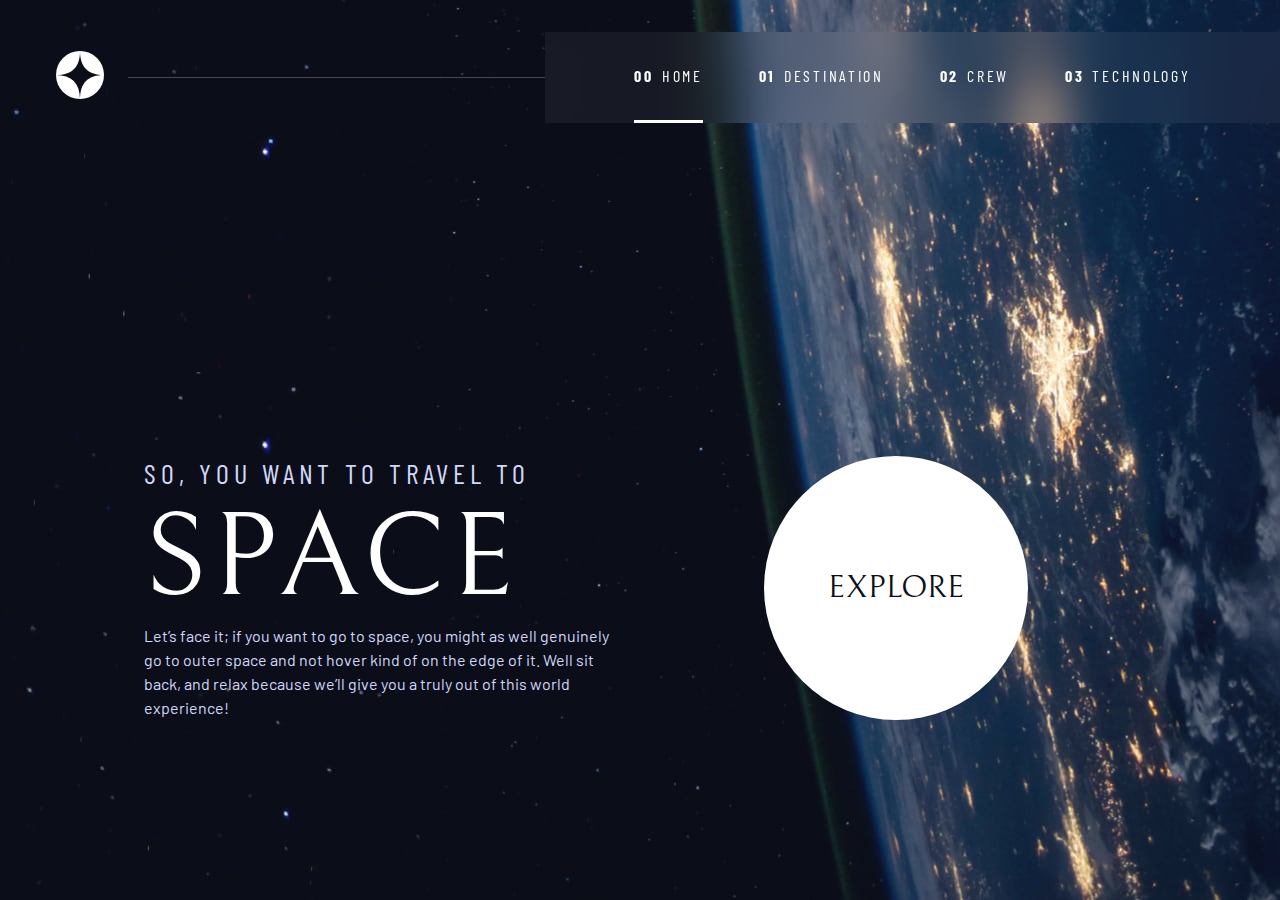
<file: index.html>
<!DOCTYPE html>
<html lang="en">
    <head>
        <meta charset="UTF-8">
        <meta name="viewport" content="width=device-width, initial-scale=1.0">

        <link rel="icon" type="img/png" sizes="32x32" href="/assets/favicon-32x32.png">

        <!-- Google fonts -->
        <link rel="preconnect" href="https://fonts.googleapis.com">
        <link rel="preconnect" href="https://fonts.gstatic.com" crossorigin>
        <link href="https://fonts.googleapis.com/css2?family=Barlow+Condensed:wght@400;700&family=Bellefair&family=Barlow:wght@400;700&display=swap"
            rel="stylesheet">

        <!-- Custom CSS -->
        <link rel="stylesheet" href="index.css">
        <title>Frontend Mentor | Space Tourism Website</title>
        <script src="index.js" defer></script> 
    </head>
    <body class="home">
        <a class="skip-to-content" href="#main">Skip to content</a>
        <header class="primary-header flex">
            <div>
                <img src="assets/shared/logo.svg" alt="space tourism logo" class="logo">
            </div>
            <button class="mobile-nav-toggle" aria-controls="primary-navigation">
                <span class="sr-only" aria-expanded="false">Menu</span></button>
            <nav>
                <ul id="primary-navigation" mob-nav-open="false" class="primary-navigation underline-indicators flex">
                    <li class="active"><a class="uppercase ff-sans-cond text-white letter-spacing-2" href="index.html">
                    <span aria-hidden="true">00</span>Home</a></li>
                    <li><a class="uppercase ff-sans-cond text-white letter-spacing-2" href="destination.html">
                    <span aria-hidden="true">01</span>Destination</a></li>
                    <li><a class="uppercase ff-sans-cond text-white letter-spacing-2" href="crew.html">
                    <span aria-hidden="true">02</span>Crew</a></li>
                    <li><a class="uppercase ff-sans-cond text-white letter-spacing-2" href="technology.html">
                    <span aria-hidden="true">03</span>Technology</a></li>
                </ul>
            </nav>
        </header>
        
        <main id="main" class="grid-container grid-container--home">
            <div>
            <h1 class="uppercase ff-sans-cond fs-500 text-light letter-spacing-1">So, you want to travel to
            <span class="d-block ff-serif fs-900 text-white">Space</span></h1>
            <p class="text-light">Let’s face it; if you want to go to space, you might as well genuinely go to
            outer space and not hover kind of on the edge of it. Well sit back, and relax
            because we’ll give you a truly out of this world experience!</p>        
            </div>
            <div>
            <a href="destination.html" class="large-button text-dark bg-white ff-serif uppercase">Explore</a>
            </div>
        </main>
        
    </body>
</html>
</file>
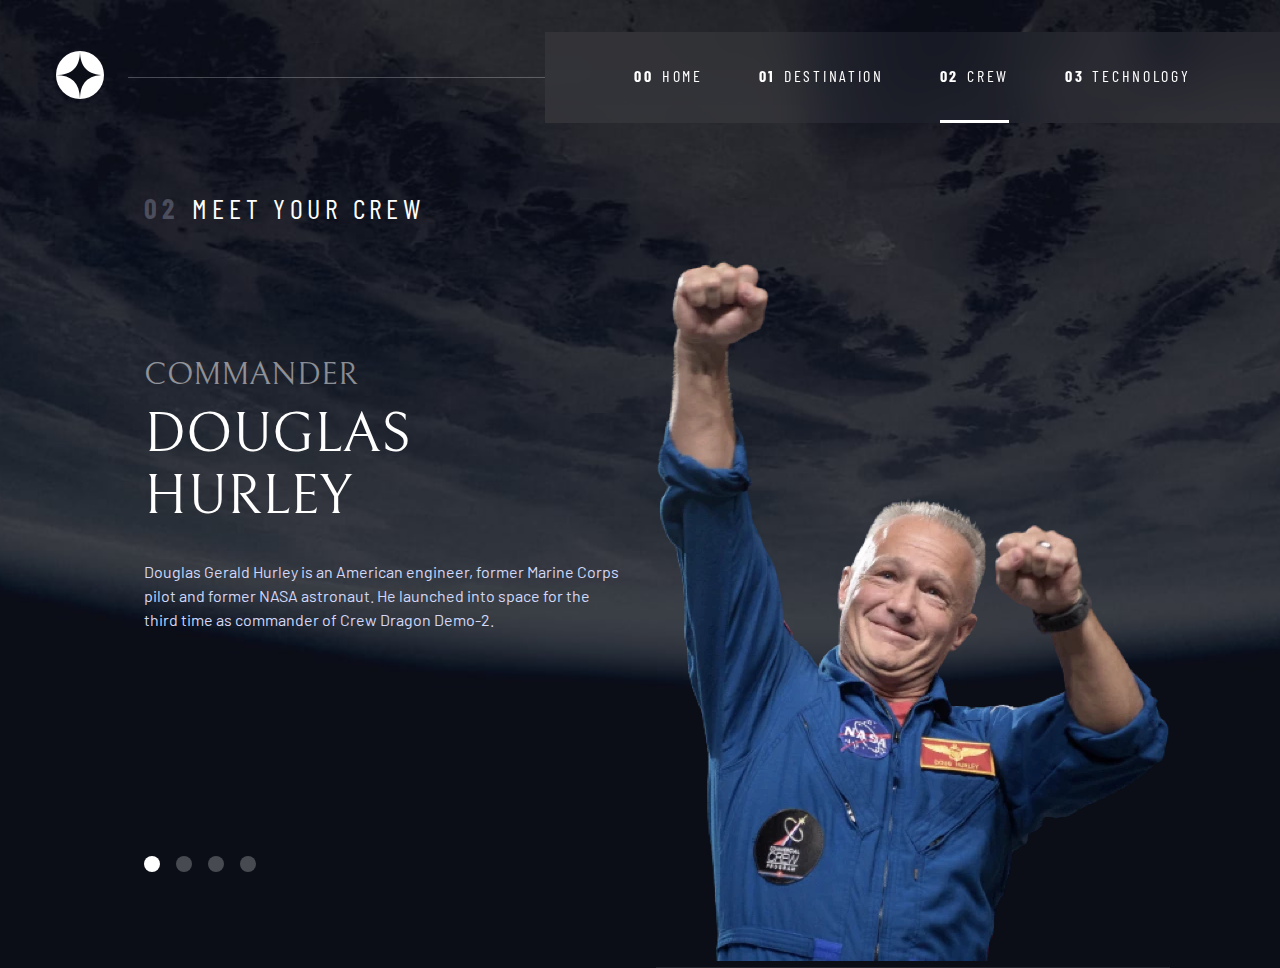
<file: crew.html>
<!DOCTYPE html>
<html lang="en">
    <head>
        <meta charset="UTF-8">
        <meta name="viewport" content="width=device-width, initial-scale=1.0">
        <link rel="icon" type="image/png" sizes="32x32" href="./assets/favicon-32x32.png">
        <!-- Google fonts -->
        <link rel="preconnect" href="https://fonts.googleapis.com">
        <link rel="preconnect" href="https://fonts.gstatic.com" crossorigin>
        <link href="https://fonts.googleapis.com/css2?family=Barlow+Condensed:wght@400;700&family=Bellefair&family=Barlow:wght@400;700&display=swap" rel="stylesheet">
        
        <link rel="stylesheet" href="index.css">
        <title>Frontend Mentor | Space tourism website</title>
        <script src="index.js" defer></script>
    </head>

    <body class="crew">
        <a class="skip-to-content" href="#main">Skip to content</a>
       
        <header class="primary-header flex">
            <div>
                <img src="assets/shared/logo.svg" alt="space tourism logo" class="logo">
            </div>
            <button class="mobile-nav-toggle" aria-controls="primary-navigation"><span class="sr-only"
                aria-expanded="false">Menu</span></button>
            <nav>
                <ul id="primary-navigation" data-visible="false" class="primary-navigation underline-indicators flex">
                    <li><a class="ff-sans-cond uppercase text-white letter-spacing-2" href="index.html"><span
                    aria-hidden="true">00</span>Home</a></li>
                    <li><a class="ff-sans-cond uppercase text-white letter-spacing-2" href="destination.html"><span
                    aria-hidden="true">01</span>Destination</a></li>
                    <li class="active"><a class="ff-sans-cond uppercase text-white letter-spacing-2" href="crew.html"><span
                    aria-hidden="true">02</span>Crew</a></li>
                    <li><a class="ff-sans-cond uppercase text-white letter-spacing-2" href="technology.html"><span
                    aria-hidden="true">03</span>Technology</a></li>
                </ul>
            </nav>
        </header>

        <main id="main" class="grid-container grid-container--crew flow">
            <h1 class="numbered-title"><span aria-hidden="true">02</span>Meet your crew</h1>
        
            <div class="dot-indicators flex" role="tablist" aria-label="crew list">
                <button aria-selected="true" role="tab" aria-controls="commander-tab" tabindex="0"
                data-image="commander-image"><span class="sr-only">The Commander</span></button>
                <button aria-selected="false" role="tab" aria-controls="specialist-tab" tabindex="-1"
                data-image="specialist-image"><span class="sr-only">The Mission Specialist</span></button>
                <button aria-selected="false" role="tab" aria-controls="pilot-tab" tabindex="-1"
                data-image="pilot-image"><span class="sr-only">The Pilot</span></button>
                <button aria-selected="false" role="tab" aria-controls="engineer-tab" tabindex="-1"
                data-image="engineer-image"><span class="sr-only">The Crew Engineer</span></button>
            </div>

            <!-- Commander -->
            <article class="crew-info flow" id="commander-tab" tabindex="0" role="tabpanel">
                <header class="flow flow--space-small">
                    <h2 class="ff-serif fs-600 uppercase">Commander</h2>
                    <p class="ff-serif fs-700 uppercase">Douglas Hurley</p>
                </header>
                <p class="text-light">Douglas Gerald Hurley is an American engineer, former Marine Corps pilot
                    and former NASA astronaut. He launched into space for the third time as
                    commander of Crew Dragon Demo-2.</p>
            </article>

            <!-- Mission Specialist -->
            <article class="crew-info flow" id="specialist-tab" tabindex="0" role="tabpanel" hidden>
                <header class="flow flow--space-small">
                    <h2 class="ff-serif fs-600 uppercase">Mission Specialist</h2>
                    <p class="ff-serif fs-750 uppercase">Mark Shuttleworth</p>
                </header>
                <p class="text-light">Mark Richard Shuttleworth is the founder and CEO of Canonical, the company behind the 
                Linux-based Ubuntu operating system. Shuttleworth became the first South African to travel to space as a space tourist.</p>
            </article>

            <!-- Pilot -->
            <article class="crew-info flow" id="pilot-tab" tabindex="0" role="tabpanel" hidden>
                <header class="flow flow--space-small">
                    <h2 class="ff-serif fs-600 uppercase">Pilot</h2>
                    <p class="ff-serif fs-700 uppercase">Victor Glover</p>
                </header>
                <p class="text-light">Pilot on the first operational flight of the SpaceX Crew Dragon to the International Space Station. Glover is a
                commander in the U.S. Navy where he pilots an F/A-18.He was a crew member of Expedition 64, and served as a station
                systems flight engineer.</p>
            </article>

            <!-- Flight Engineer -->
            <article class="crew-info flow" id="engineer-tab" tabindex="0" role="tabpanel" hidden>
                <header class="flow flow--space-small">
                    <h2 class="ff-serif fs-600 uppercase">Flight Engineer</h2>
                    <p class="ff-serif fs-700 uppercase">Anousheh Ansari</p>
                </header>
                <p class="text-light">Anousheh Ansari is an Iranian American engineer and co-founder of Prodea Systems. Ansari was the fourth
                self-funded space tourist, the first self-funded woman to fly to the ISS, and the first Iranian in space.</p>
            </article>

            <picture id="commander-image">
                <source srcset="assets/crew/image-douglas-hurley.webp" type="image/webp">
                <img src="assets/crew/image-douglas-hurley.png" type="image/png" alt="Douglas Hurley">
            </picture>
            <picture id="specialist-image" hidden>
                <source srcset="assets/crew/image-mark-shuttleworth.webp" type="image/webp">
                <img src="assets/crew/image-mark-shuttleworth.png" type="image/png" alt="Mark Shuttleworth">
            </picture>
            <picture id="pilot-image" hidden>
                <source srcset="assets/crew/image-victor-glover.webp" type="image/webp">
                <img src="assets/crew/image-victor-glover.png" type="image/png" alt="Victor Glover">
            </picture>
            <picture id="engineer-image" hidden>
                <source srcset="assets/crew/image-anousheh-ansari.webp" type="image/webp">
                <img src="assets/crew/image-anousheh-ansari.png" type="image/png" alt="Anousheh Ansari">
            </picture>
        </main>
    </body>

</html>
</file>
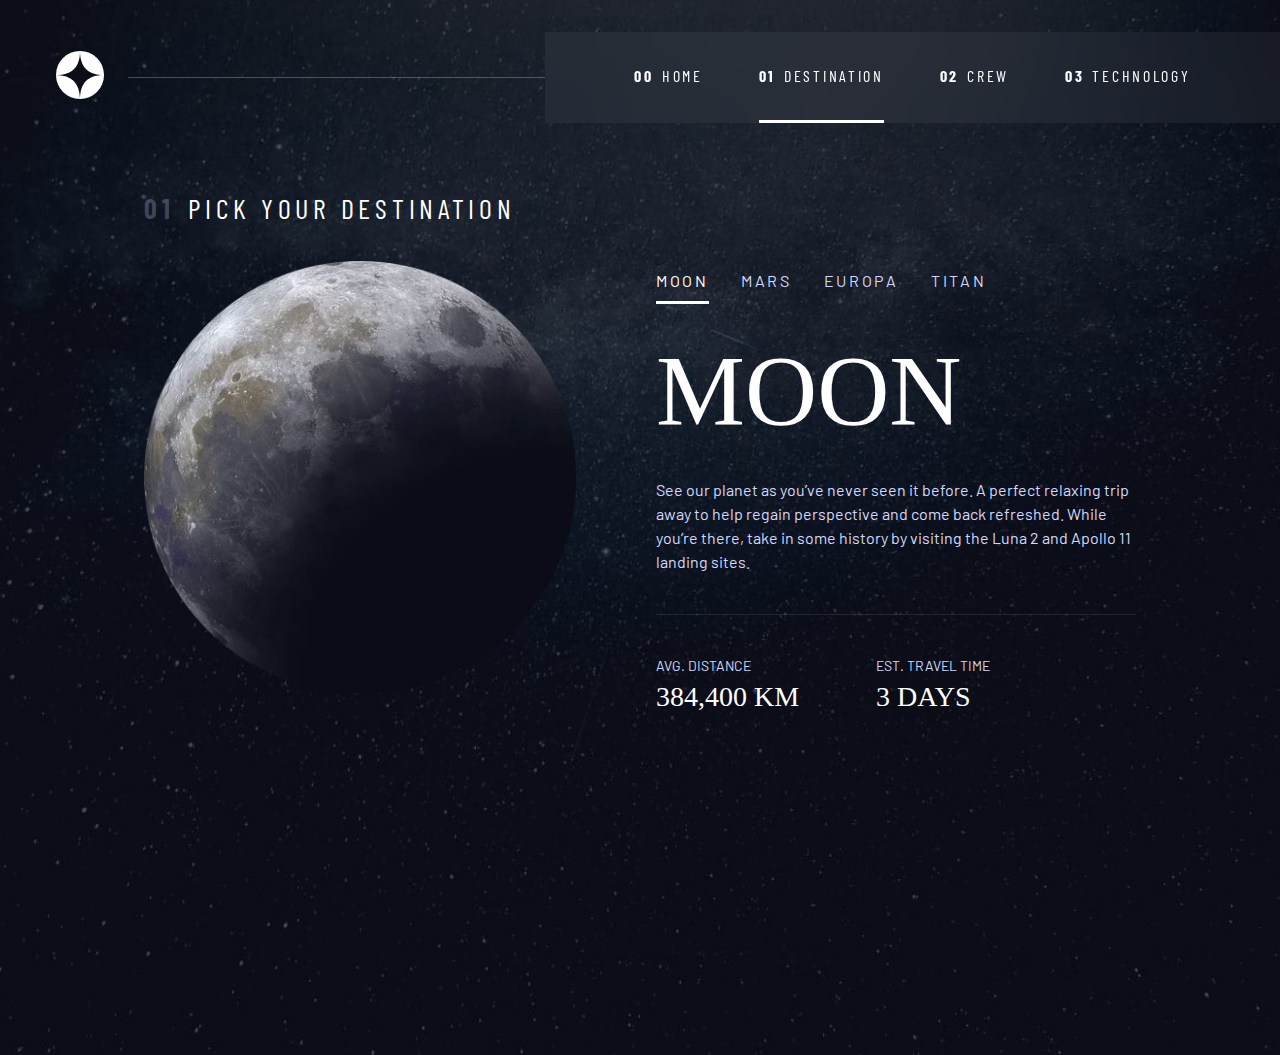
<file: destination.html>
<!DOCTYPE html>
<html lang="en">
    <head>
        <meta charset="UTF-8">
        <meta name="viewport" content="width=device-width, initial-scale=1.0">
        <link rel="icon" type="image/png" sizes="32x32" href="assets/favicon-32x32.png">
        <!-- Google fonts -->
        <link rel="preconnect" href="https://fonts.googleapis.com">
        <link rel="preconnect" href="https://fonts.gstatic.com" crossorigin>
        <link href="https://fonts.googleapis.com/css2?family=Barlow+Condensed:wght@400;700&
        family=Bellefair&family=Barlow:wght@400;700&display=swap" rel="stylesheet">
                
        <link rel="stylesheet" href="index.css">
        <title>Frontend Mentor | Space Travel Website</title>
        <script src="index.js" defer></script>
    </head>
    
    <body class="destination">
        <a class="skip-to-content" href="#main">Skip to content</a>
        
        <header class="primary-header flex">
            <div>
                <img src="assets/shared/logo.svg" alt="space tourism logo" class="logo">
            </div>
            <button class="mobile-nav-toggle" aria-controls="primary-navigation">
                <span class="sr-only" aria-expanded="false">Menu</span></button>
            <nav>
                <ul id="primary-navigation" mob-nav-open="false" class="primary-navigation underline-indicators flex">
                    <li><a class="uppercase ff-sans-cond text-white letter-spacing-2" href="index.html">
                        <span aria-hidden="true">00</span>Home</a></li>
                    <li class="active"><a class="uppercase ff-sans-cond text-white letter-spacing-2" href="destination.html">
                        <span aria-hidden="true">01</span>Destination</a></li>
                    <li><a class="uppercase ff-sans-cond text-white letter-spacing-2" href="crew.html">
                        <span aria-hidden="true">02</span>Crew</a></li>
                    <li><a class="uppercase ff-sans-cond text-white letter-spacing-2" href="technology.html">
                        <span aria-hidden="true">03</span>Technology</a></li>
                </ul>
            </nav>
        </header>
        
        <main id="main" class="grid-container grid-container--destination flow">    
            <h1 class="numbered-title"><span aria-hidden="true">01</span>Pick your destination</h1>
            
            <picture id="moon-image">
                <source srcset="assets/destination/image-moon.webp" type="image/webp">
                <img src="assets/destination/image-moon.png" alt="the moon">
            </picture>
            <picture hidden id="mars-image">
                <source srcset="assets/destination/image-mars.webp" type="image/webp">
                <img src="assets/destination/image-mars.png" alt="the planet mars">
            </picture>
            <picture hidden id="europa-image">
                <source srcset="assets/destination/image-europa.webp" type="image/webp">
                <img src="assets/destination/image-europa.png" alt="the planet europa">
            </picture>
            <picture hidden id="titan-image">
                <source srcset="assets/destination/image-titan.webp" type="image/webp">
                <img src="assets/destination/image-titan.png" alt="the moon titan">
            </picture>
            
            <div class="tab-list underline-indicators flex" role="tablist" aria-label="destination list">
                <button aria-selected="true" role="tab" aria-controls="moon-tab" data-image="moon-image"
                class="uppercase bg-dark text-light letter-spacing-2" tabindex="0">Moon</button>
                <button aria-selected="false" role="tab" aria-controls="mars-tab" data-image="mars-image"
                class="uppercase bg-dark text-light letter-spacing-2" tabindex="-1">Mars</button>
                <button aria-selected="false" role="tab" aria-controls="europa-tab" data-image="europa-image"
                class="uppercase bg-dark text-light letter-spacing-2" tabindex="-1">Europa</button>
                <button aria-selected="false" role="tab" aria-controls="titan-tab" data-image="titan-image"
                class="uppercase bg-dark text-light letter-spacing-2" tabindex="-1">Titan</button>
            </div>

            <!-- The Moon -->
            <article class="destination-info flow" id="moon-tab" tabindex="0" role="tabpanel">
                <h2 class="uppercase ff-serif fs-800">Moon</h2>
                <p class="text-light">See our planet as you’ve never seen it before. A perfect relaxing trip away to help
                regain perspective and come back refreshed. While you’re there, take in some history
                by visiting the Luna 2 and Apollo 11 landing sites.</p>             
                <div class="destination-meta flex">
                    <div>
                        <h3 class="uppercase text-light fs-200">Avg. Distance</h3>
                        <p class="uppercase ff-serif">384,400 km</p>
                    </div>
                    <div>
                        <h3 class="uppercase text-light fs-200">Est. travel time</h3>
                        <p class="uppercase ff-serif">3 days</p>
                    </div>
                </div>
            </article>

            <!-- Mars -->
            <article hidden class="destination-info flow" id="mars-tab" tabindex="0" role="tabpanel">
                <h2 class="uppercase ff-serif fs-800">Mars</h2>
                <p class="text-light">Don’t forget to pack your hiking boots. You’ll need them to tackle Olympus Mons,
                    the tallest planetary mountain in our solar system. It’s two and a half times
                    the size of Everest!</p>
                <div class="destination-meta flex">
                    <div>
                        <h3 class="uppercase text-accent fs-200">Avg. distance</h3>
                        <p class="uppercase ff-serif">225 mil. km</p>
                    </div>
                    <div>
                        <h3 class="uppercase text-accent fs-200">Est. travel time</h3>
                        <p class="uppercase ff-serif">9 months</p>
                    </div>
                </div>
            </article>
            
            <!-- Europa -->
            <article hidden class="destination-info flow" id="europa-tab" tabindex="0" role="tabpanel">
                <h2 class="uppercase ff-serif fs-850">Europa</h2>
                <p class="text-light">The smallest of the four Galilean moons orbiting Jupiter, Europa is a
                    winter lover’s dream. With an icy surface, it’s perfect for a bit of
                    ice skating, curling, hockey, or simple relaxation in your snug
                    wintery cabin.</p>
                <div class="destination-meta flex">
                    <div>
                        <h3 class="uppercase text-accent fs-200">Avg. distance</h3>
                        <p class="uppercase ff-serif">628 mil. km</p>
                    </div>
                    <div>
                        <h3 class="uppercase text-accent fs-200">Est. travel time</h3>
                        <p class="uppercase ff-serif">3 years</p>
                    </div>
                </div>
            </article>
            
            <!-- Titan -->
            <article hidden class="destination-info flow" id="titan-tab" tabindex="0" role="tabpanel">
                <h2 class="uppercase ff-serif fs-800">Titan</h2>
                <p class="text-light">The only moon known to have a dense atmosphere other than Earth, Titan
                    is a home away from home (just a few hundred degrees colder!). As a
                    bonus, you get striking views of the Rings of Saturn.</p>
                <div class="destination-meta flex">
                    <div>
                        <h3 class="uppercase text-accent fs-200">Avg. distance</h3>
                        <p class="uppercase ff-serif">1.6 bil. km</p>
                    </div>
                    <div>
                        <h3 class="uppercase text-accent fs-200">Est. travel time</h3>
                        <p class="uppercase ff-serif">7 years</p>
                    </div>
                </div>
            </article>
       
        </main>

    </body>
</html>
</file>
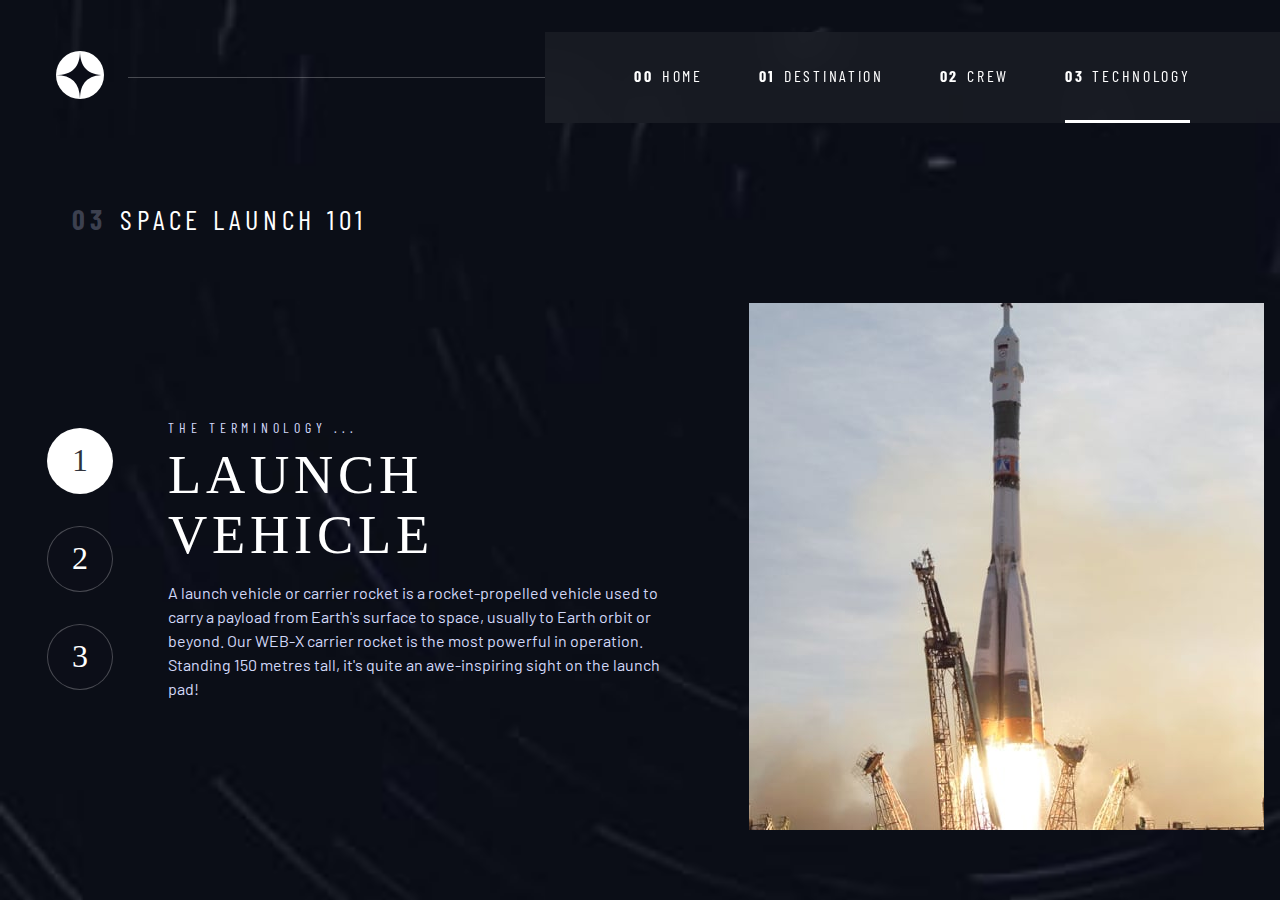
<file: technology.html>
<!DOCTYPE html>
<html lang="en">
    <head>
        <meta charset="UTF-8">
        <meta name="viewport" content="width=device-width, initial-scale=1.0">
        <link rel="icon" type="image/png" sizes="32x32" href="assets/favicon-32x32.png">
        <!-- Google fonts -->
        <link rel="preconnect" href="https://fonts.googleapis.com">
        <link rel="preconnect" href="https://fonts.gstatic.com" crossorigin>
        <link href="https://fonts.googleapis.com/css2?family=Barlow+Condensed:wght@400;700&
            family=Bellefair&family=Barlow:wght@400;700&display=swap" rel="stylesheet">
    
        <link rel="stylesheet" href="index.css">
        <title>Frontend Mentor | Space Travel Website</title>
        <script src="index.js" defer></script>
    </head>
    
    <body class="technology">
        <a class="skip-to-content" href="#main">Skip to content</a>
    
        <header class="primary-header flex">
            <div>
                <img src="assets/shared/logo.svg" alt="space tourism logo" class="logo">
            </div>
            <button class="mobile-nav-toggle" aria-controls="primary-navigation">
                <span class="sr-only" aria-expanded="false">Menu</span></button>
            <nav>
                <ul id="primary-navigation" mob-nav-open="false" class="primary-navigation underline-indicators flex">
                    <li><a class="uppercase ff-sans-cond text-white letter-spacing-2" href="index.html">
                    <span aria-hidden="true">00</span>Home</a></li>
                    <li><a class="uppercase ff-sans-cond text-white letter-spacing-2" href="destination.html">
                    <span aria-hidden="true">01</span>Destination</a></li>
                    <li><a class="uppercase ff-sans-cond text-white letter-spacing-2" href="crew.html">
                    <span aria-hidden="true">02</span>Crew</a></li>
                    <li class="active"><a class="uppercase ff-sans-cond text-white letter-spacing-2" 
                    href="technology.html"><span aria-hidden="true">03</span>Technology</a></li>
                </ul>
            </nav>
        </header>

        <main id="main" class="grid-container grid-container--technology flow">
            <h1 class="numbered-title"><span aria-hidden="true">03</span>Space Launch 101</h1>
        
            <div class="number-indicators flex" role="tablist" aria-label="technology list">
                <button aria-selected="true" role="tab" aria-controls="rocket-tab" data-image="rocket-image"
                class="text-white bg-dark ff-serif fs-600" tabindex="0">1</button>
                <button aria-selected="false" role="tab" aria-controls="spaceport-tab" data-image="spaceport-image"
                class="text-white bg-dark ff-serif fs-600" tabindex="-1">2</button>
                <button aria-selected="false" role="tab" aria-controls="capsule-tab" data-image="capsule-image" 
                class="text-white bg-dark ff-serif fs-600" tabindex="-1">3</button>
            </div>

            <picture id="rocket-image">
                <source srcset="assets/technology/image-launch-vehicle-portrait.jpg" type="image/jpg" media="(min-width: 45em)">
                <img src="assets/technology/image-launch-vehicle-landscape.jpg" alt="Carrier Rocket">
            </picture>
            <picture hidden id="spaceport-image">
                <source srcset="assets/technology/image-spaceport-portrait.jpg" type="image/jpg" media="(min-width: 45em)">
                <img src="assets/technology/image-spaceport-landscape.jpg" alt="Spaceport">
            </picture>
            <picture hidden id="capsule-image">
                <source srcset="assets/technology/image-space-capsule-portrait.jpg" type="image/jpg" media="(min-width: 45em)">
                <img src="assets/technology/image-space-capsule-landscape.jpg" alt="Space Capsule">
            </picture>

            <!-- Carrier Rocket -->
            <article class="technology-info flow" id="rocket-tab" tabindex="0" role="tabpanel">
                <header class="flow flow--space-small">
                    <h2 class="uppercase ff-sans-cond fs-200 text-light letter-spacing-1">The Terminology ...
                        <span class="d-block ff-serif fs-750 text-white">Launch Vehicle</span>
                    </h2>
                </header>
                <p class="text-light">A launch vehicle or carrier rocket is a rocket-propelled vehicle used to carry a payload 
                from Earth's surface to space, usually to Earth orbit or beyond. Our WEB-X carrier rocket is the most powerful 
                in operation. Standing 150 metres tall, it's quite an awe-inspiring sight on the launch pad!</p>
            </article>
            
            <!-- Spaceport -->
            <article class="technology-info flow" id="spaceport-tab" tabindex="0" role="tabpanel" hidden>
                <header class="flow flow--space-small">
                    <h2 class="uppercase ff-sans-cond fs-200 text-light letter-spacing-1">The Terminology ...
                        <span class="d-block ff-serif fs-750 text-white">Spaceport</span>
                    </h2>
                </header>
                <p class="text-light">A spaceport or cosmodrome is a site for launching (or receiving) spacecraft, by analogy
                    to the seaport for ships or airport for aircraft. Based in the famous Cape Canaveral, our spaceport is
                    ideally situated to take advantage of the Earth’s rotation for launch.</p>
            </article>

            <!-- Space Capsule -->
            <article class="technology-info flow" id="capsule-tab" tabindex="0" role="tabpanel" hidden>
                <header class="flow flow--space-small">
                    <h2 class="uppercase ff-sans-cond fs-200 text-light letter-spacing-1">The Terminology ...
                        <span class="d-block ff-serif fs-750 text-white">Space Capsule</span>
                    </h2>
                </header>
                <p class="text-light">A space capsule is an often-crewed spacecraft that uses a blunt-body reentry capsule to 
                    reenter the Earth's atmosphere without wings. Our capsule is where you'll spend your time during the flight. 
                    It includes a space gym, cinema, and plenty of other activities to keep you entertained.</p>
            </article>

        </main>
    </body>
</html>
</file>
<file: index.css>
/* ------------------------- */
/* Custom Properties */
/* ------------------------- */

:root {

    /* colors */
    --clr-dark: 230 35% 7%;
    --clr-light: 231 77% 90%;
    --clr-white: 0 0% 100%;

    /* font-families */
    --ff-serif: "Bellefair", serif;
    --ff-sans-cond: "Barlow Condensed", sans-serif;
    --ff-sans-normal: "Barlow", sans-serif;

    /* font-sizes */
    --fs-900: clamp(5rem, 8vw + 1rem, 9.375rem);
    --fs-850: 3.5rem;
    --fs-800: 3.5rem;
    --fs-750: 1.5rem;
    --fs-700: 1.5rem;
    --fs-600: 1rem;
    --fs-500: 1rem;
    --fs-400: 0.9375rem;
    --fs-300: 1rem;
    --fs-200: 0.875rem;
}

@media (min-width: 35em) {
    /* 560px */
    :root {
        --fs-850: 5rem;
        --fs-800: 5rem;
        --fs-750: 2.55rem;
        --fs-700: 2.5rem;
        --fs-600: 1.5rem;
        --fs-500: 1.25rem;
        --fs-400: 1rem;
    }
}

@media (min-width: 45em) {
    /* 720px */
    :root {
        --fs-850: clamp(5.25rem, 1rem + 6vw, 6.25rem);
        --fs-800: 6.25rem;
        --fs-750: clamp(2.75rem, 1rem + 3vw, 3.5rem);
        --fs-700: 3.5rem;
        --fs-600: 2rem;
        --fs-500: 1.75rem;
        --fs-400: 1rem;
    }
}


/* ------------------------- */
/* Reset */
/* ------------------------- */

/* Box Sizing */
*,
*::before,
*::after {
    box-sizing: border-box;
}

/* Reset Margins */
body,
h1,
h2,
h3,
h4,
h5,
p,
figure,
picture {
    margin: 0;
}

h1,
h2,
h3,
h4,
h5,
h6,
p {
    font-weight: 400;
}

/* Set Body */
body {
    font-family: var(--ff-sans-normal);
    font-size: var(--fs-400);
    color: hsl(var(--clr-white));
    background: hsl(var(--clr-dark));
    line-height: 1.5;
    min-height: 100vh;
    display: grid;
    grid-template-rows: min-content 1fr;
    overflow-x: hidden;
}

/* Set Images */
img,
picture {
    max-width: 100%;
}

/* Set Form elements */
input,
button,
textarea,
select {
    font: inherit;
}

/* Remove Animations when Turned off */
@media (prefers-reduced-motion: reduce) {
    *,
    *::before,
    *::after {
        animation-duration: 0.01ms !important;
        animation-iteration-count: 1 !important;
        transition-duration: 0.01ms !important;
        scroll-behavior: auto !important;
    }
}

/* ------------------------- */
/* Utility Classes */
/* ------------------------- */

/* General */

.flex {
    display: flex;
    gap: var(--gap, 1rem);
}

.grid {
    display: grid;
    gap: var(--gap, 1rem);
}

.d-block {
    display: block;
}

.flow > *:where(:not(:first-child)) {
    margin-top: var(--flow-space, 1rem);
}

.flow--space-small {
    --flow-space: .75rem;
}

.container {
    margin-inline: auto;
    padding-inline: 2em;
    max-width: 80rem;
}

/* Screen Reader */
.sr-only {
    position: absolute;
    width: 1px;
    height: 1px;
    padding: 0;
    margin: -1px;
    overflow: hidden;
    clip: rect(0, 0, 0, 0);
    white-space: nowrap; /* added line */
    border: 0;
}

.skip-to-content {
    position: absolute;
    z-index: 999;
    margin-inline: auto;
    background: hsl(var(--clr-white));
    color: hsl(var(--clr-dark));
    padding: .5em 1em;
    transform: translateY(-100%);
    transition: transform 500ms ease-in;
}

.skip-to-content:focus {
    transform: translateY(0);
}

/* Colors */
.bg-dark { background-color: hsl(var(--clr-dark)); }
.bg-light { background-color: hsl(var(--clr-light)); }
.bg-white { background-color: hsl(var(--clr-white)); }

.text-dark { color: hsl(var(--clr-dark)); }
.text-light { color: hsl(var(--clr-light)); }
.text-white { color: hsl(var(--clr-white)); }

/* typography */
.ff-serif { font-family: var(--ff-serif); }
.ff-sans-cond { font-family: var(--ff-sans-cond); }
.ff-sans-normal { font-family: var(--ff-sans-normal); }

.letter-spacing-1 { letter-spacing: 4.75px; }
.letter-spacing-2 { letter-spacing: 2.7px; }
.letter-spacing-3 { letter-spacing: 2.35px; }

.uppercase { text-transform: uppercase; }

.fs-900 { font-size: var(--fs-900); }
.fs-850 { font-size: var(--fs-850); }
.fs-800 { font-size: var(--fs-800); }
.fs-750 { font-size: var(--fs-750); }
.fs-700 { font-size: var(--fs-700); }
.fs-600 { font-size: var(--fs-600); }
.fs-500 { font-size: var(--fs-500); }
.fs-400 { font-size: var(--fs-400); }
.fs-300 { font-size: var(--fs-300); }
.fs-200 { font-size: var(--fs-200); }

.fs-900,
.fs-850,
.fs-800,
.fs-750,
.fs-700,
.fs-600 {
    line-height: 1.1;
}

.numbered-title {
    font-family: var(--ff-sans-cond);
    font-size: var(--fs-500);
    letter-spacing: 4.72px;
    text-transform: uppercase; 
}

.numbered-title span {
    margin-right: .5em;
    font-weight: 700;
    color: hsl(var(--clr-light) / .25);
}

/* ------------------------- */
/* Components */
/* ------------------------- */

.large-button {
    position: relative;
    display: inline-grid;
    z-index: 1;
    padding: 0 2em;
    place-items: center;
    text-decoration: none;
    font-size: 2rem;        
    border-radius: 50%;
    aspect-ratio: 1;
}

.large-button::after {
    content: '';
    position: absolute;
    z-index: -1;
    width: 100%;
    height: 100%;
    background-color: hsl(var(--clr-white) / .25);
    border-radius: 50%;
    opacity: 0;
    transition: opacity 750ms linear, transform 1000ms ease-in-out;
}

.large-button:hover::after,
.large-button:focus::after {
    opacity: 1;
    transform: scale(1.5);
}

/* Primary Header */
.logo {
    margin: 1.5rem clamp(1.5rem, 5vw, 3.5rem);
}

.primary-header {
    justify-content: space-between;
    align-items: center;
}

.primary-navigation {
    --gap: clamp(1.5rem, 5vw, 3.5rem);
    --underline-gap: 2rem;
    list-style: none;
    padding: 0;
    margin: 0;
    background: hsl( var(--clr-white) / .05);
    backdrop-filter: blur(1.5rem);
}

.primary-navigation a {
    text-decoration: none;
}

.primary-navigation a > span {
    margin-right: .5em;
    font-weight: 700;
}

.mobile-nav-toggle {
    display: none;
}
 
@supports not ((-webkit-backdrop-filter: blur(1.5em)) or 
(backdrop-filter: blur(1.5em))) {
    .primary-navigation {
        background: hsl(var(--clr-dark) / .85);
    }
} 

@media (max-width: 35rem) {
    .primary-navigation {
        --underline-gap: .5rem;
        position: fixed;
        z-index: 100;
        inset: 0 0 0 30%;
        list-style: none;
        padding: min(20rem, 15vh) 2rem;
        margin: 0;
        flex-direction: column;
        transform: translateX(100%);
        transition: transform 1000ms ease-in-out;
    }

    .primary-navigation[mob-nav-open="true"] {
        transform: translateX(0);
    }

    .primary-navigation.underline-indicators > .active {
        border: 0; 
    }

    .mobile-nav-toggle {
        display: block;
        position: absolute;
        z-index: 200;
        right: 1rem;
        top: 2rem;
        background: transparent;
        background-image: url(./assets/shared/icon-hamburger.svg);
        background-repeat: no-repeat;
        background-position: center;
        width: 1.5rem;
        aspect-ratio: 1;
        border: 0;
    }

    .mobile-nav-toggle[aria-expanded="true"] {
        background-image: url(./assets/shared/icon-close.svg);
    }

    .mobile-nav-toggle:focus-visible {
        outline: 5px solid midnightblue;
        outline-offset: 5px;
    }
}

@media (min-width: 35em) {
    .primary-navigation {
        padding-inline: clamp(3rem, 7vw, 7rem);
    }
}

@media (min-width: 35em) and (max-width: 44.999em) {
    .primary-navigation a > span {
        display: none;  
    }
}

@media (min-width: 45em) {
    .primary-header::after {
        content: '';
        display: block;
        position: relative;
        height: 1px;
        width: 100%;
        margin-right: -2.5rem; 
        background: hsl(var(--clr-white) / .25);
        order: 1;
    }

    nav {
        order: 2;
    }
    
    .primary-navigation {
        margin-block: 2rem;
    }
}

.underline-indicators > * {
    padding: var(--underline-gap, .5rem) 0;
    cursor: pointer;
    border: 0;
    border-bottom: .2rem solid hsl( var(--clr-white) / 0 );
    background-color: hsl( var(--clr-white) / 0 ); /* // background-color: transparent */
}

.underline-indicators > *:hover, 
.underline-indicators > x*:focus {
    border-color: hsl( var(--clr-white) / .5 );
}

.underline-indicators > .active,
.underline-indicators > [aria-selected="true"] {
    color: hsl( var(--clr-white) / 1 );
    border-color: hsl( var(--clr-white) / 1 );
}

.tab-list {
    gap: 2rem;
}

.dot-indicators > * {
    cursor: pointer;
    border: 0;
    border-radius: 50%;
    aspect-ratio: 1;
    padding: .5em;
    background: hsl( var(--clr-white) / .25 );
}

.dot-indicators > :hover,
.dot-indicators > :focus {
    background: hsl( var(--clr-white) / .5 );
}

.dot-indicators>[aria-selected="true"] {
    background: hsl(var(--clr-white) / 1);
}

.number-indicators {
    display: inline-block;
}

.number-indicators > * {
    cursor: pointer;
    place-items: center;
    padding: 0 .75em;
    margin: 0.25rem;
    border: 1px solid hsl(var(--clr-white) / .25);
    border-radius: 50%;
    aspect-ratio: 1;
}

.number-indicators > *:hover,
.number-indicators > *:focus {
    border-color: hsl(var(--clr-white) / .5);
}

.number-indicators > [aria-selected="true"] {
    background-color: hsl(var(--clr-white) / 1);
    color: hsl(var(--clr-dark) / .85);
}

/* ------------------------- */
/* Page Specific Backgrounds */
/* ------------------------- */

.body {
    background-size: cover;
    background-position: bottom center;
}

.home {
    background-image: url(./assets/home/background-home-mobile.jpg);
    background-position: bottom;
    background-size: cover;
}

.destination {
    background-image: url(./assets/destination/background-destination-mobile.jpg);
    background-position: center;
    background-size: cover;
}

.crew {
    background-image: url(./assets/crew/background-crew-mobile.jpg);
    background-position: right center;
    background-size: cover;
}

.technology {
    background-image: url(./assets/technology/background-technology-mobile.jpg);
    background-size: cover;
}

@media (min-width: 35rem) {
    .home {
        background-image: url(./assets/home/background-home-tablet.jpg);
        background-position: center center;
    }

    .destination {
        background-image: url(./assets/destination/background-destination-tablet.jpg);
        background-position: center center;
    }
}

@media (min-width: 45rem) {
    .home {
        background-image: url(./assets/home/background-home-desktop.jpg);
    }

    .destination {
        background-image: url(./assets/destination/background-destination-desktop.jpg);
    }

    .crew {
        background-image: url(./assets/crew/background-crew-desktop.jpg);
        background-position: top center;
    }
}   

/* ------------------------- */
/*        Layout             */
/* ------------------------- */

.grid-container {
    display: grid;
    text-align: center;
    place-items: center;
    padding-inline: 1rem;
    padding-bottom: 4rem;
}

.grid-container p:not([class]) {
    max-width: 45ch;
}

.numbered-title {
    grid-area: title;
}

@media (min-width: 45em) {
    .grid-container {
        column-gap: var(--container-gap, 2rem);
        grid-template-columns: minmax(1rem, 1fr) repeat(2, minmax(0, 30rem)) minmax(1rem, 1fr);
        text-align: left;
    }
}

/* Home Layout */

@media (min-width: 45em) {
    .grid-container--home {
        padding-bottom: max(6rem, 20vh);
        align-items: end;
    }

    .grid-container--home>*:first-child {
        grid-column: 2;
    }

    .grid-container--home>*:last-child {
        grid-column: 3;
    }
}

/* Destination Layout */

.grid-container--destination {
    --flow-space: 2rem;
    height: 100vh;
    grid-template-areas:
    'title'
    'image'
    'tabs'
    'content';
}

.grid-container--destination > picture {
    grid-area: image;
    max-width: 60%;
    align-self: start;
}

.grid-container--destination > .tab-list {
    grid-area: tabs;
}

.grid-container--destination > .destination-info {
    grid-area: content;
}

.destination-meta {
    flex-direction: column;
    border-top: 1px solid hsl( var(--clr-white) / .1 );
    margin-top: 2.5rem;
    padding-top: 2.5rem;
}

.destination-meta p {
    font-size: 1.75rem;
}

@media (min-width: 35em) {
    .numbered-title {
        justify-self: start;
        margin-top: 2rem;  
    }

    .destination-meta {
        flex-direction: row;
        justify-content: space-evenly;
    }

}

@media (min-width: 45em) {

    .grid-container--destination {
        justify-items: start;
        align-content: start;
        grid-template-areas:
            '. title title .'
            '. image tabs .'
            '. image content .';
    }

    .grid-container--destination > picture {
        max-width: 90%;
    }

    .destination-meta {
        justify-content: start;
        --gap: min(6vw, 6rem);
    }
}

/* Crew Layout */

.grid-container--crew {
    --flow-space: 2rem;
    grid-template-areas:
        'title'
        'image'
        'tabs'
        'content';
}

.grid-container--crew > picture {
    grid-area: image;
    max-width: 60%;
    align-self: end;
    border-bottom: 1px solid hsl(var(--clr-white) / .1);
}

.grid-container--crew > .dot-indicators {
    grid-area: tabs;
}

.grid-container--crew > .crew-info {
    grid-area: content;
}

.crew-info h2 {
    color: hsl( var(--clr-white) / .5 );
}

@media (min-width: 35em) {

    .grid-container--crew {
        grid-template-areas:
        'title'
        'content'
        'tabs'
        'image';
        padding-bottom: 0;
    }    
}

@media (min-width: 45em) {

    .grid-container--crew {
        justify-items: start;
        grid-template-areas:
            '. title title .'
            '. content image .'
            '. tabs image .';
    }
    
    .grid-container--crew > picture {
        align-self: end;
        max-width: 90%;
        grid-column: span 2;
    } 
}

/* Technology Layout */

.grid-container--technology {
    padding-inline: 0;
    grid-template-areas:
        'title'
        'image'
        'tabs'
        'content';
}

.grid-container--technology > picture {
    grid-area: image;
    max-width: 100%;
    align-self: center;
}

.grid-container--technology > .number-indicators {
    grid-area: tabs;
}

.grid-container--technology > .technology-info {
    grid-area: content;
    padding-inline: 1rem;
}

.technology-info h2 > span {
    margin-top: .5rem;
}

@media (min-width: 35em) {
    .grid-container--technology {
        padding-inline: 0;
        grid-template-areas:
            'title'
            'image'
            'tabs'
            'content';
    }

    .grid-container--technology > .numbered-title {
        grid-area: title;
        padding-inline: 2rem;
        margin-bottom: 1rem;
    }

    .grid-container--technology > picture {
        grid-area: image;
    }

    .grid-container--technology > .number-indicators {
        grid-area: tabs;
    }

    .grid-container--technology > .technology-info {
        grid-area: content;
        padding-inline: 4rem;
    }

}

@media (min-width: 45em) {
    .grid-container--technology {
        --flow-space: 1rem;
        grid-template-columns: minmax(0, .5rem) minmax(0, 5rem) minmax(0, 40rem) minmax(0, 60rem);
        grid-template-areas:
            '. title title .'
            '. tabs content image';
    }

    .grid-container--technology > picture {
        grid-area: image;
        align-self: end;       
    }

    .grid-container--technology > .number-indicators {
        grid-area: tabs;
        display: grid;
    }

    .grid-container--technology .number-indicators > * {
        margin: .5rem;
    }

    .grid-container--technology > .technology-info {
        grid-area: content;
        padding-inline: 1rem;
    }
}
</file>
